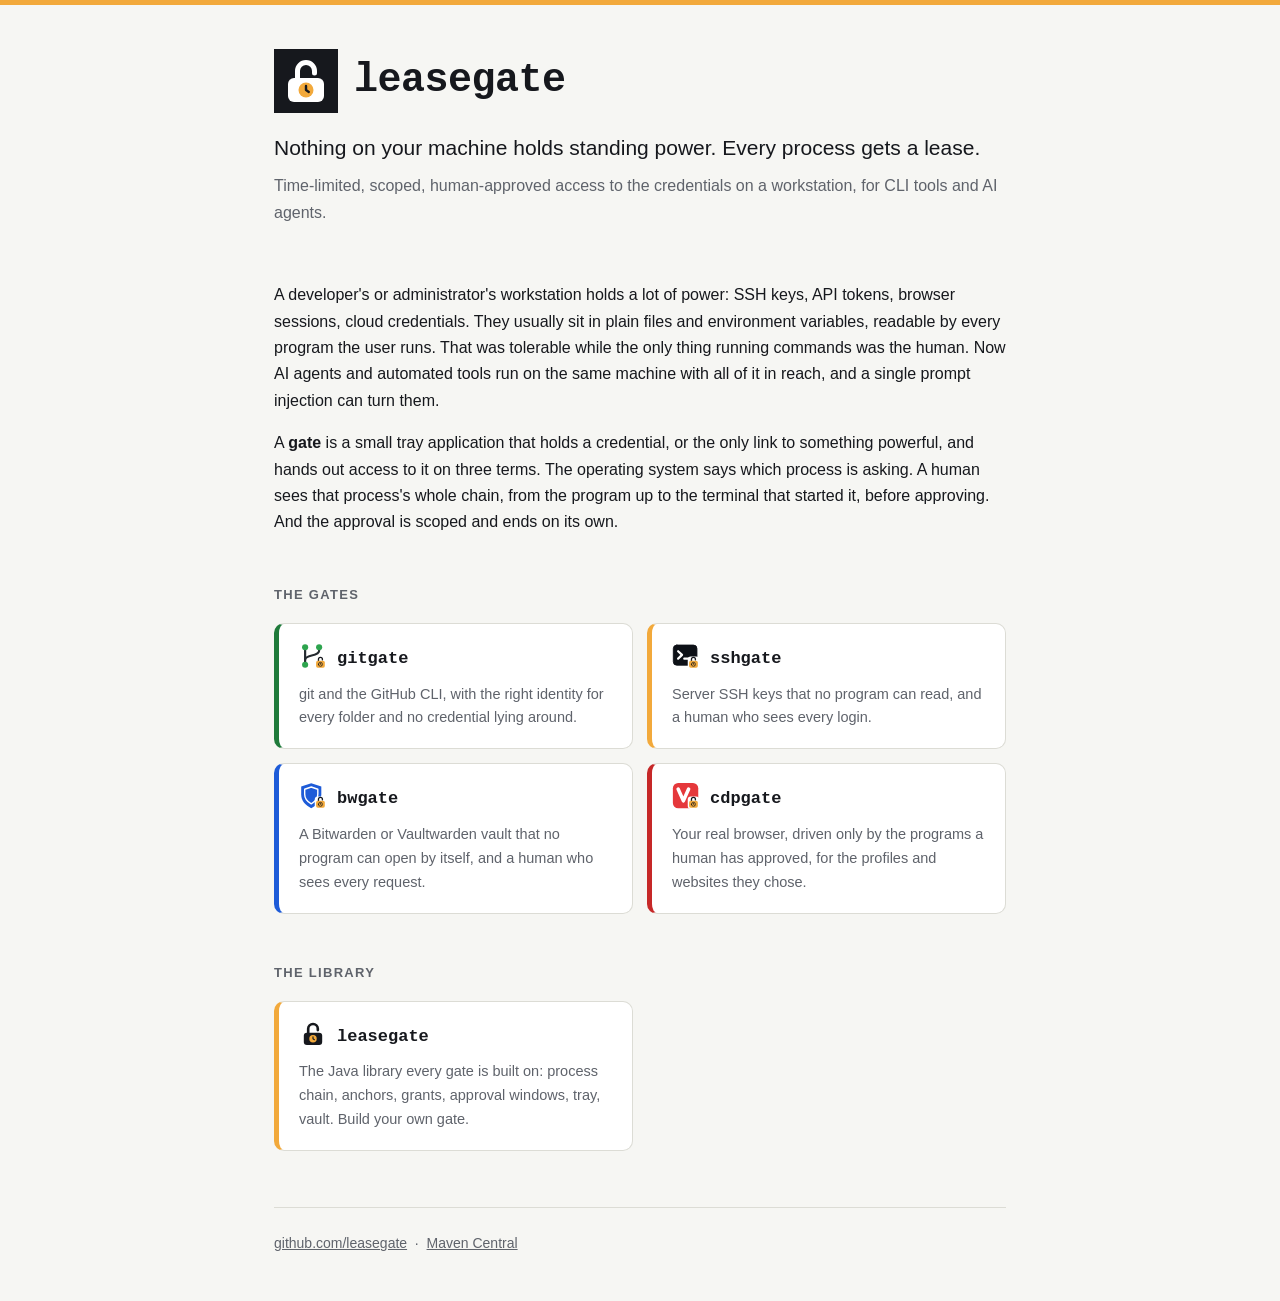
<file: index.html>
<!DOCTYPE html>
<html lang="en">
<head>
<meta charset="utf-8">
<meta name="viewport" content="width=device-width, initial-scale=1">
<title>leasegate — nothing holds standing power</title>
<meta name="description" content="Time-limited, scoped, human-approved access to the credentials on a workstation, for CLI tools and AI agents.">
<link rel="icon" href="assets/leasegate-org.svg" type="image/svg+xml">
<link rel="alternate icon" href="assets/leasegate-org.ico" sizes="16x16 32x32 64x64">
<link rel="apple-touch-icon" href="assets/leasegate-org-256.png">
<meta property="og:title" content="leasegate">
<meta property="og:description" content="Nothing on your machine holds standing power. Every process gets a lease.">
<meta property="og:image" content="https://leasegate.github.io/assets/leasegate-org-500.png">
<meta property="og:url" content="https://leasegate.github.io/">
<meta name="twitter:card" content="summary">
<link rel="stylesheet" href="assets/site.css">
</head>
<body>
<div class="wrap">

  <header>
    <div class="mark"><img src="assets/leasegate-org.svg" alt="" width="64" height="64"><h1>leasegate</h1></div>
    <p class="tagline">Nothing on your machine holds standing power. Every process gets a lease.</p>
    <p class="sub">Time-limited, scoped, human-approved access to the credentials on a workstation, for CLI tools and AI agents.</p>
  </header>

  <section>
    <p>A developer's or administrator's workstation holds a lot of power: SSH keys, API tokens, browser sessions, cloud credentials. They usually sit in plain files and environment variables, readable by every program the user runs. That was tolerable while the only thing running commands was the human. Now AI agents and automated tools run on the same machine with all of it in reach, and a single prompt injection can turn them.</p>
    <p>A <strong>gate</strong> is a small tray application that holds a credential, or the only link to something powerful, and hands out access to it on three terms. The operating system says which process is asking. A human sees that process's whole chain, from the program up to the terminal that started it, before approving. And the approval is scoped and ends on its own.</p>
  </section>

  <section>
    <h2>The gates</h2>
    <div class="cards">
      <a class="card gitgate" href="gitgate/">
        <h3><picture><source media="(prefers-color-scheme: dark)" srcset="assets/gitgate-dark.svg"><img src="assets/gitgate.svg" alt=""></picture>gitgate</h3>
        <p>git and the GitHub CLI, with the right identity for every folder and no credential lying around.</p>
      </a>
      <a class="card sshgate" href="sshgate/">
        <h3><picture><source media="(prefers-color-scheme: dark)" srcset="assets/sshgate-dark.svg"><img src="assets/sshgate.svg" alt=""></picture>sshgate</h3>
        <p>Server SSH keys that no program can read, and a human who sees every login.</p>
      </a>
      <a class="card bwgate" href="bwgate/">
        <h3><picture><source media="(prefers-color-scheme: dark)" srcset="assets/bwgate-dark.svg"><img src="assets/bwgate.svg" alt=""></picture>bwgate</h3>
        <p>A Bitwarden or Vaultwarden vault that no program can open by itself, and a human who sees every request.</p>
      </a>
      <a class="card cdpgate" href="cdpgate/">
        <h3><picture><source media="(prefers-color-scheme: dark)" srcset="assets/cdpgate-dark.svg"><img src="assets/cdpgate.svg" alt=""></picture>cdpgate</h3>
        <p>Your real browser, driven only by the programs a human has approved, for the profiles and websites they chose.</p>
      </a>
    </div>
  </section>

  <section>
    <h2>The library</h2>
    <div class="cards">
      <a class="card leasegate" href="leasegate/">
        <h3><picture><source media="(prefers-color-scheme: dark)" srcset="assets/leasegate-dark.svg"><img src="assets/leasegate.svg" alt=""></picture>leasegate</h3>
        <p>The Java library every gate is built on: process chain, anchors, grants, approval windows, tray, vault. Build your own gate.</p>
      </a>
    </div>
  </section>

  <footer>
    <p><a href="https://github.com/leasegate">github.com/leasegate</a> &nbsp;·&nbsp; <a href="https://central.sonatype.com/namespace/io.github.leasegate">Maven Central</a></p>
  </footer>

</div>
</body>
</html>
</file>
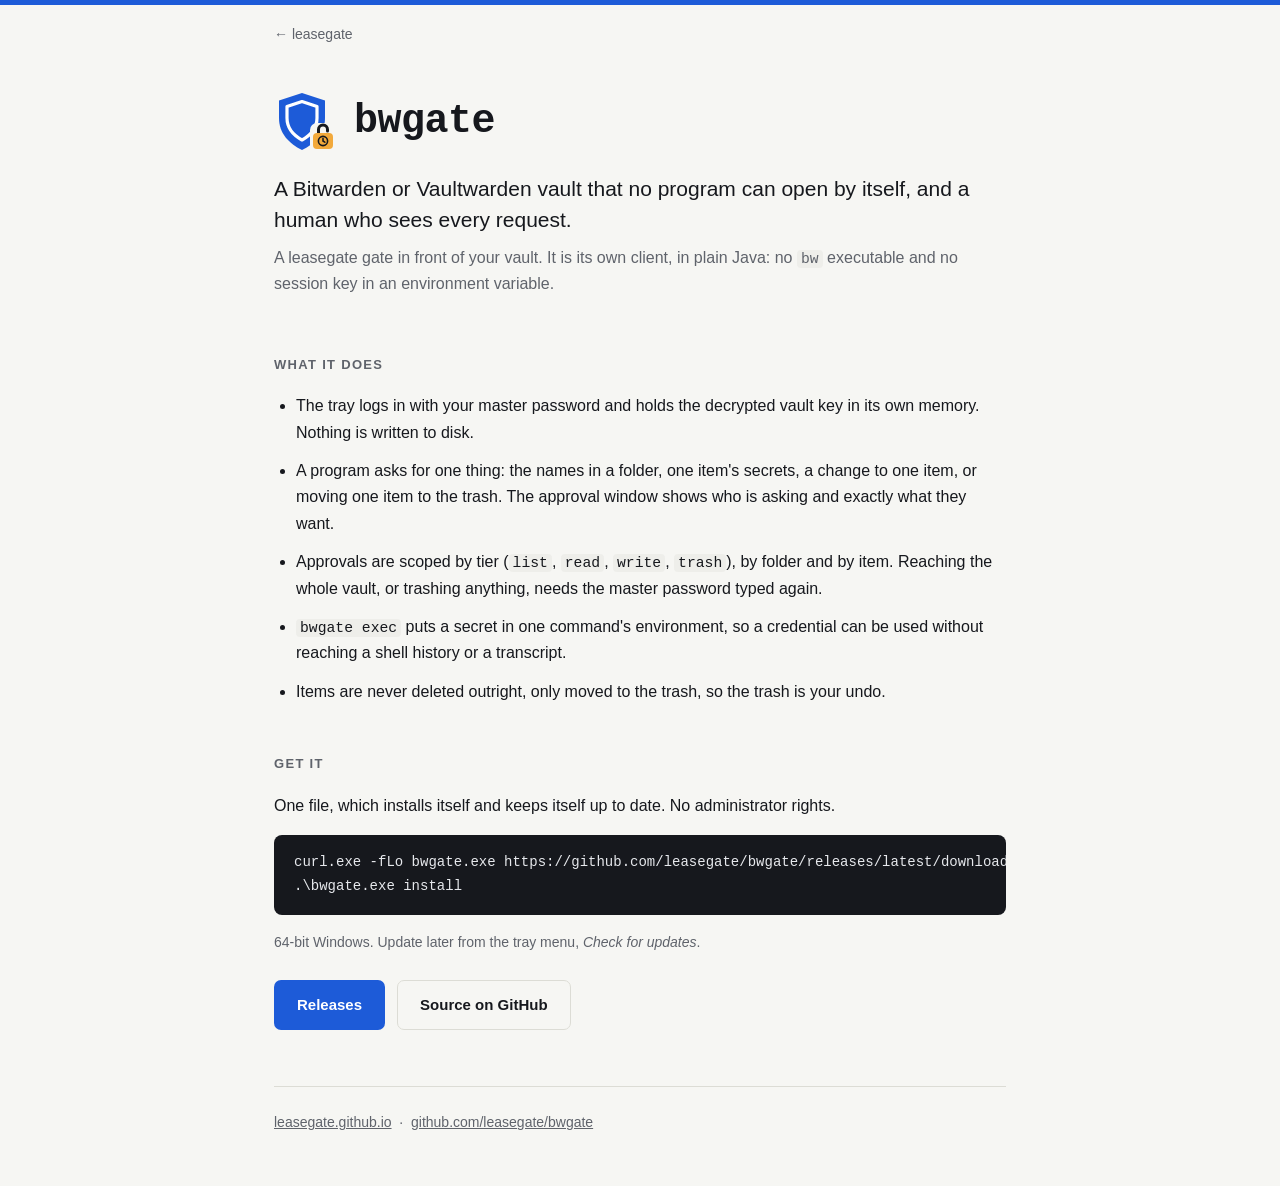
<file: bwgate/index.html>
<!DOCTYPE html>
<html lang="en">
<head>
<meta charset="utf-8">
<meta name="viewport" content="width=device-width, initial-scale=1">
<title>bwgate — a vault behind a gate</title>
<meta name="description" content="A Bitwarden or Vaultwarden vault that no program can open by itself, and a human who sees every request.">
<link rel="icon" href="../assets/bwgate.svg" type="image/svg+xml">
<link rel="alternate icon" href="../assets/bwgate.ico" sizes="16x16 32x32 64x64">
<link rel="apple-touch-icon" href="../assets/bwgate-256.png">
<meta property="og:title" content="bwgate">
<meta property="og:description" content="A Bitwarden or Vaultwarden vault that no program can open by itself, and a human who sees every request.">
<meta property="og:image" content="https://leasegate.github.io/assets/bwgate-512.png">
<meta property="og:url" content="https://leasegate.github.io/bwgate/">
<meta name="twitter:card" content="summary">
<link rel="stylesheet" href="../assets/site.css">
</head>
<body class="bwgate">
<div class="wrap">
  <nav><a href="../">&larr; leasegate</a></nav>
  <header>
    <div class="mark"><picture><source media="(prefers-color-scheme: dark)" srcset="../assets/bwgate-dark.svg"><img src="../assets/bwgate.svg" alt="" width="64" height="64"></picture><h1>bwgate</h1></div>
    <p class="tagline">A Bitwarden or Vaultwarden vault that no program can open by itself, and a human who sees every request.</p>
    <p class="sub">A leasegate gate in front of your vault. It is its own client, in plain Java: no <code>bw</code> executable and no session key in an environment variable.</p>
  </header>
  <section>
    <h2>What it does</h2>
    <ul class="points">
      <li>The tray logs in with your master password and holds the decrypted vault key in its own memory. Nothing is written to disk.</li>
      <li>A program asks for one thing: the names in a folder, one item's secrets, a change to one item, or moving one item to the trash. The approval window shows who is asking and exactly what they want.</li>
      <li>Approvals are scoped by tier (<code>list</code>, <code>read</code>, <code>write</code>, <code>trash</code>), by folder and by item. Reaching the whole vault, or trashing anything, needs the master password typed again.</li>
      <li><code>bwgate exec</code> puts a secret in one command's environment, so a credential can be used without reaching a shell history or a transcript.</li>
      <li>Items are never deleted outright, only moved to the trash, so the trash is your undo.</li>
    </ul>
  </section>
  <section>
    <h2>Get it</h2>
    <p>One file, which installs itself and keeps itself up to date. No administrator rights.</p>
    <pre>curl.exe -fLo bwgate.exe https://github.com/leasegate/bwgate/releases/latest/download/bwgate.exe
.\bwgate.exe install</pre>
    <p class="note">64-bit Windows. Update later from the tray menu, <em>Check for updates</em>.</p>
    <div class="actions">
      <a class="btn" href="https://github.com/leasegate/bwgate/releases">Releases</a>
      <a class="btn btn-ghost" href="https://github.com/leasegate/bwgate">Source on GitHub</a>
    </div>
  </section>
  <footer>
    <p><a href="../">leasegate.github.io</a> &nbsp;·&nbsp; <a href="https://github.com/leasegate/bwgate">github.com/leasegate/bwgate</a></p>
  </footer>
</div>
</body>
</html>
</file>
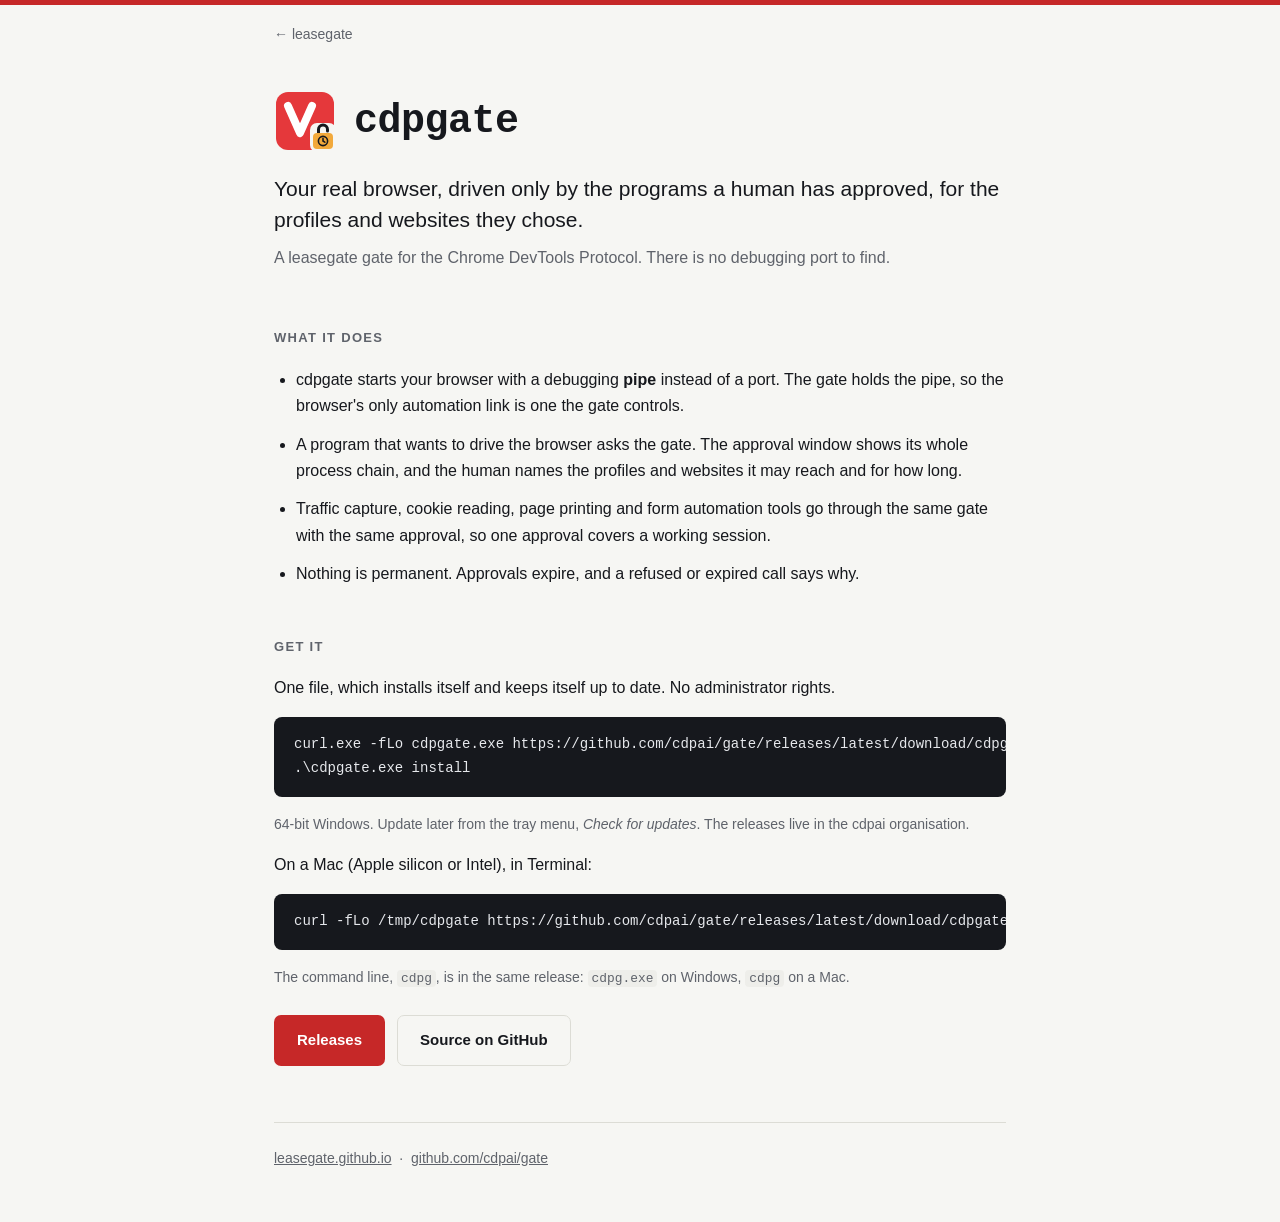
<file: cdpgate/index.html>
<!DOCTYPE html>
<html lang="en">
<head>
<meta charset="utf-8">
<meta name="viewport" content="width=device-width, initial-scale=1">
<title>cdpgate — a browser behind a gate</title>
<meta name="description" content="Your real browser, driven only by the programs a human has approved, for the profiles and websites they chose.">
<link rel="icon" href="../assets/cdpgate.svg" type="image/svg+xml">
<link rel="alternate icon" href="../assets/cdpgate.ico" sizes="16x16 32x32 64x64">
<link rel="apple-touch-icon" href="../assets/cdpgate-256.png">
<meta property="og:title" content="cdpgate">
<meta property="og:description" content="Your real browser, driven only by the programs a human has approved, for the profiles and websites they chose.">
<meta property="og:image" content="https://leasegate.github.io/assets/cdpgate-512.png">
<meta property="og:url" content="https://leasegate.github.io/cdpgate/">
<meta name="twitter:card" content="summary">
<link rel="stylesheet" href="../assets/site.css">
</head>
<body class="cdpgate">
<div class="wrap">
  <nav><a href="../">&larr; leasegate</a></nav>
  <header>
    <div class="mark"><picture><source media="(prefers-color-scheme: dark)" srcset="../assets/cdpgate-dark.svg"><img src="../assets/cdpgate.svg" alt="" width="64" height="64"></picture><h1>cdpgate</h1></div>
    <p class="tagline">Your real browser, driven only by the programs a human has approved, for the profiles and websites they chose.</p>
    <p class="sub">A leasegate gate for the Chrome DevTools Protocol. There is no debugging port to find.</p>
  </header>
  <section>
    <h2>What it does</h2>
    <ul class="points">
      <li>cdpgate starts your browser with a debugging <strong>pipe</strong> instead of a port. The gate holds the pipe, so the browser's only automation link is one the gate controls.</li>
      <li>A program that wants to drive the browser asks the gate. The approval window shows its whole process chain, and the human names the profiles and websites it may reach and for how long.</li>
      <li>Traffic capture, cookie reading, page printing and form automation tools go through the same gate with the same approval, so one approval covers a working session.</li>
      <li>Nothing is permanent. Approvals expire, and a refused or expired call says why.</li>
    </ul>
  </section>
  <section>
    <h2>Get it</h2>
    <p>One file, which installs itself and keeps itself up to date. No administrator rights.</p>
    <pre>curl.exe -fLo cdpgate.exe https://github.com/cdpai/gate/releases/latest/download/cdpgate.exe
.\cdpgate.exe install</pre>
    <p class="note">64-bit Windows. Update later from the tray menu, <em>Check for updates</em>. The releases live in the cdpai organisation.</p>
    <p>On a Mac (Apple silicon or Intel), in Terminal:</p>
    <pre>curl -fLo /tmp/cdpgate https://github.com/cdpai/gate/releases/latest/download/cdpgate-macos-$(uname -m) &amp;&amp; chmod +x /tmp/cdpgate &amp;&amp; /tmp/cdpgate -Xjr:install</pre>
    <p class="note">The command line, <code>cdpg</code>, is in the same release: <code>cdpg.exe</code> on Windows, <code>cdpg</code> on a Mac.</p>
    <div class="actions">
      <a class="btn" href="https://github.com/cdpai/gate/releases">Releases</a>
      <a class="btn btn-ghost" href="https://github.com/cdpai/gate">Source on GitHub</a>
    </div>
  </section>
  <footer>
    <p><a href="../">leasegate.github.io</a> &nbsp;·&nbsp; <a href="https://github.com/cdpai/gate">github.com/cdpai/gate</a></p>
  </footer>
</div>
</body>
</html>
</file>
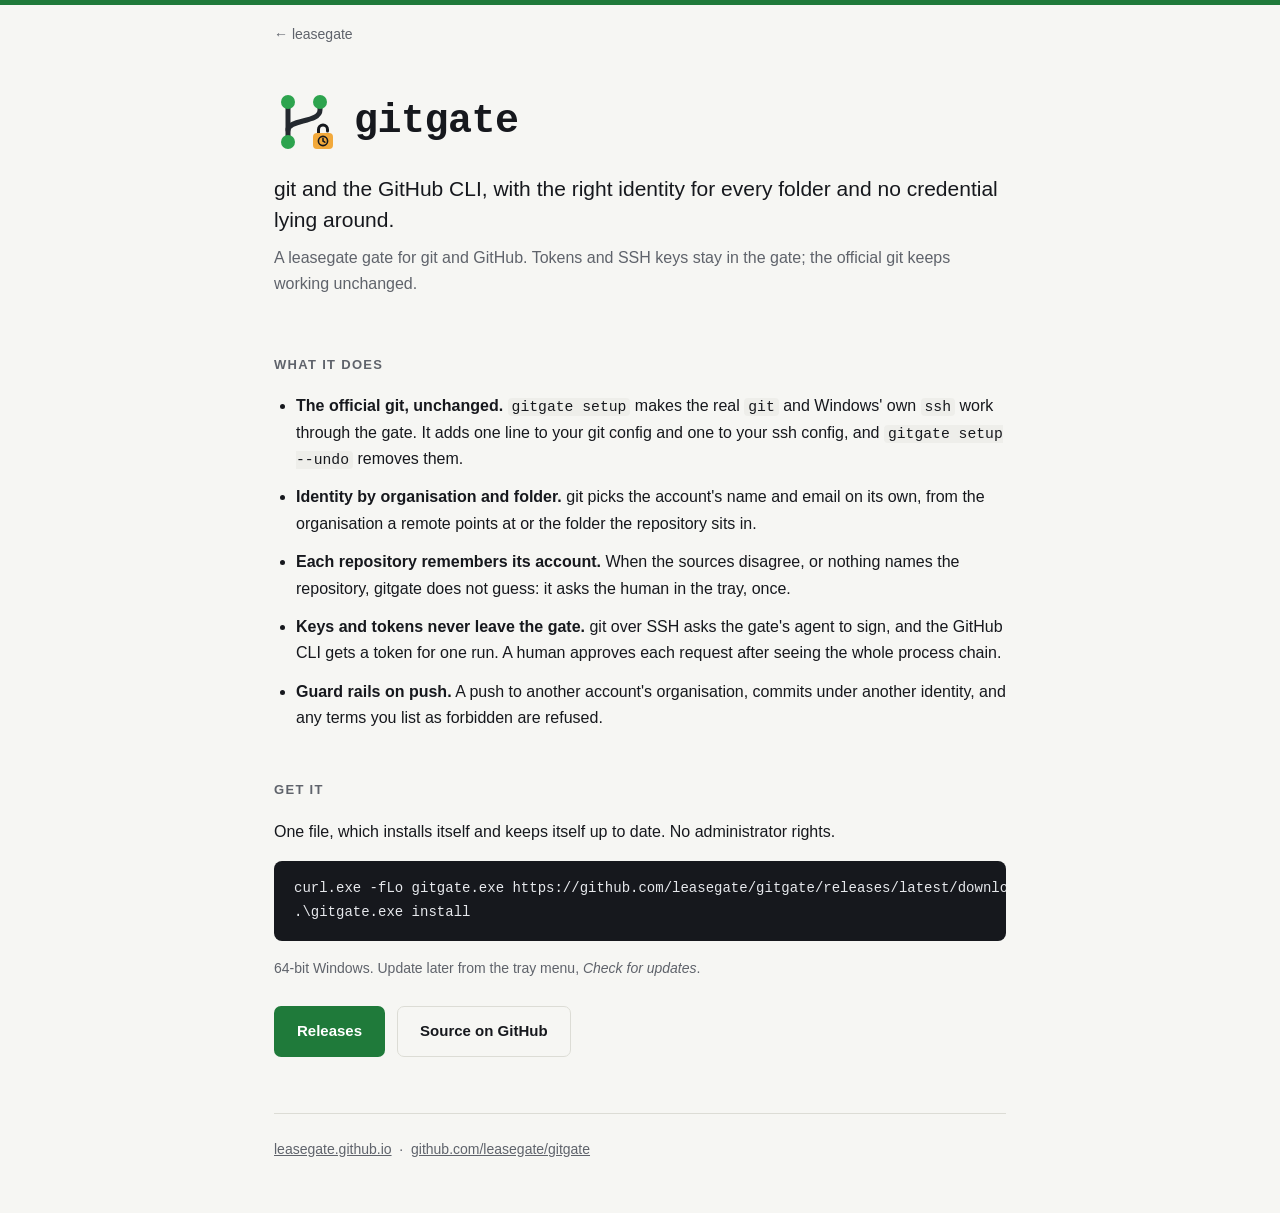
<file: gitgate/index.html>
<!DOCTYPE html>
<html lang="en">
<head>
<meta charset="utf-8">
<meta name="viewport" content="width=device-width, initial-scale=1">
<title>gitgate — git with the right identity</title>
<meta name="description" content="git and the GitHub CLI, with the right identity for every folder and no credential lying around.">
<link rel="icon" href="../assets/gitgate.svg" type="image/svg+xml">
<link rel="alternate icon" href="../assets/gitgate.ico" sizes="16x16 32x32 64x64">
<link rel="apple-touch-icon" href="../assets/gitgate-256.png">
<meta property="og:title" content="gitgate">
<meta property="og:description" content="git and the GitHub CLI, with the right identity for every folder and no credential lying around.">
<meta property="og:image" content="https://leasegate.github.io/assets/gitgate-512.png">
<meta property="og:url" content="https://leasegate.github.io/gitgate/">
<meta name="twitter:card" content="summary">
<link rel="stylesheet" href="../assets/site.css">
</head>
<body class="gitgate">
<div class="wrap">
  <nav><a href="../">&larr; leasegate</a></nav>
  <header>
    <div class="mark"><picture><source media="(prefers-color-scheme: dark)" srcset="../assets/gitgate-dark.svg"><img src="../assets/gitgate.svg" alt="" width="64" height="64"></picture><h1>gitgate</h1></div>
    <p class="tagline">git and the GitHub CLI, with the right identity for every folder and no credential lying around.</p>
    <p class="sub">A leasegate gate for git and GitHub. Tokens and SSH keys stay in the gate; the official git keeps working unchanged.</p>
  </header>
  <section>
    <h2>What it does</h2>
    <ul class="points">
      <li><strong>The official git, unchanged.</strong> <code>gitgate setup</code> makes the real <code>git</code> and Windows' own <code>ssh</code> work through the gate. It adds one line to your git config and one to your ssh config, and <code>gitgate setup --undo</code> removes them.</li>
      <li><strong>Identity by organisation and folder.</strong> git picks the account's name and email on its own, from the organisation a remote points at or the folder the repository sits in.</li>
      <li><strong>Each repository remembers its account.</strong> When the sources disagree, or nothing names the repository, gitgate does not guess: it asks the human in the tray, once.</li>
      <li><strong>Keys and tokens never leave the gate.</strong> git over SSH asks the gate's agent to sign, and the GitHub CLI gets a token for one run. A human approves each request after seeing the whole process chain.</li>
      <li><strong>Guard rails on push.</strong> A push to another account's organisation, commits under another identity, and any terms you list as forbidden are refused.</li>
    </ul>
  </section>
  <section>
    <h2>Get it</h2>
    <p>One file, which installs itself and keeps itself up to date. No administrator rights.</p>
    <pre>curl.exe -fLo gitgate.exe https://github.com/leasegate/gitgate/releases/latest/download/gitgate.exe
.\gitgate.exe install</pre>
    <p class="note">64-bit Windows. Update later from the tray menu, <em>Check for updates</em>.</p>
    <div class="actions">
      <a class="btn" href="https://github.com/leasegate/gitgate/releases">Releases</a>
      <a class="btn btn-ghost" href="https://github.com/leasegate/gitgate">Source on GitHub</a>
    </div>
  </section>
  <footer>
    <p><a href="../">leasegate.github.io</a> &nbsp;·&nbsp; <a href="https://github.com/leasegate/gitgate">github.com/leasegate/gitgate</a></p>
  </footer>
</div>
</body>
</html>
</file>
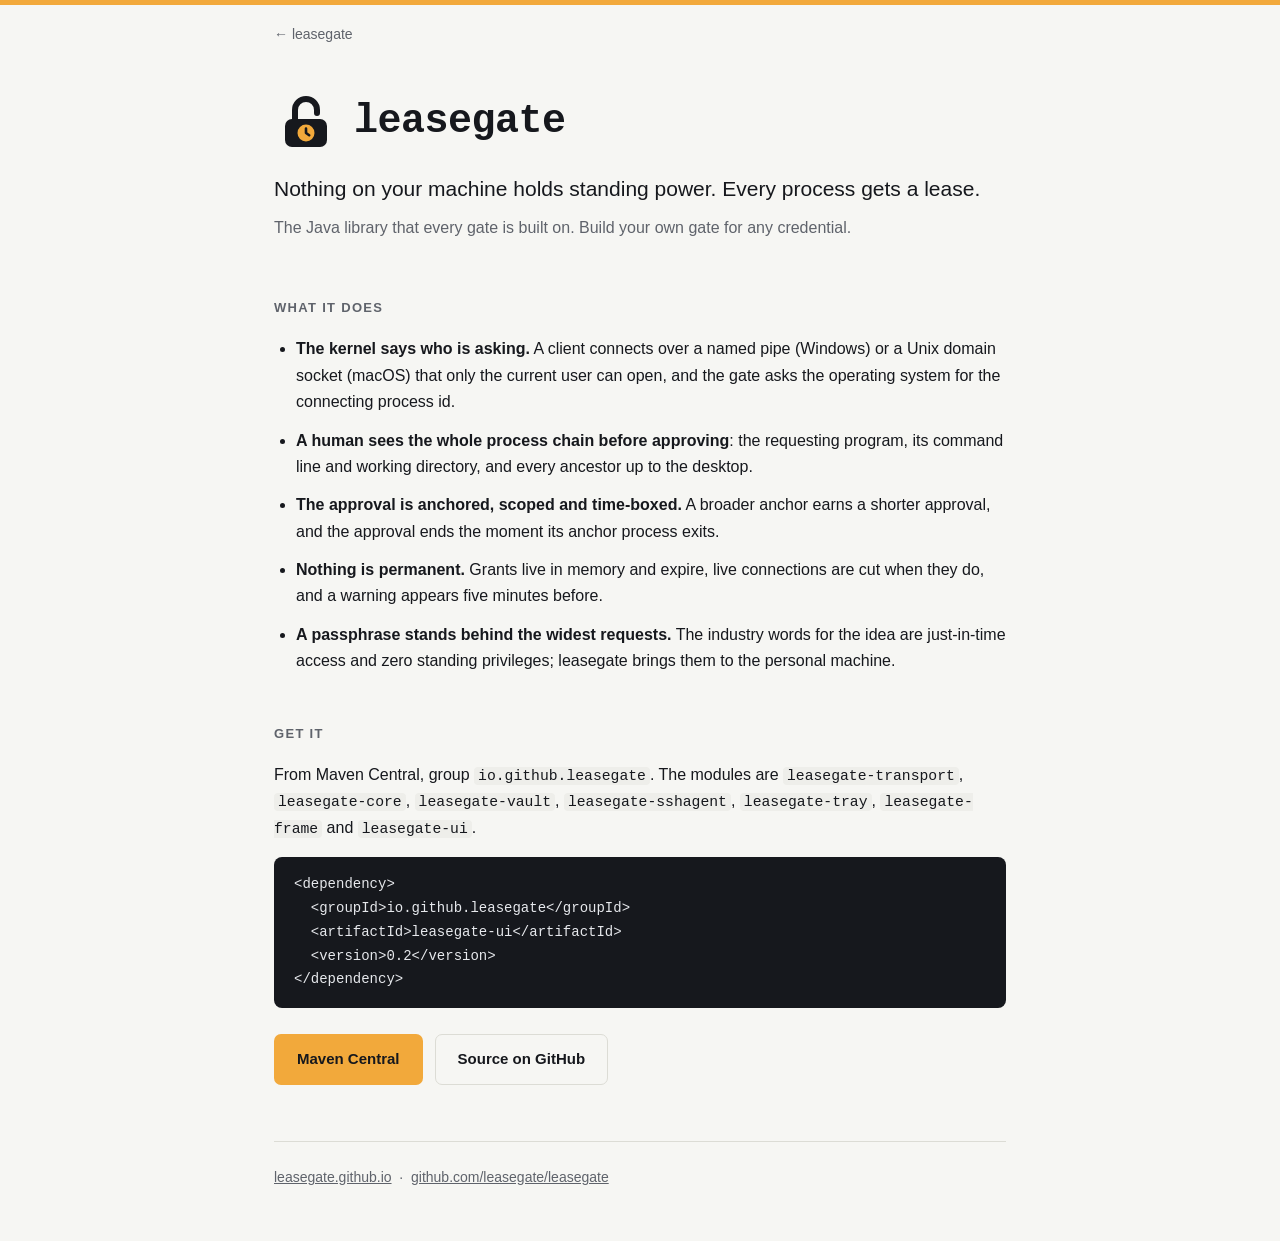
<file: leasegate/index.html>
<!DOCTYPE html>
<html lang="en">
<head>
<meta charset="utf-8">
<meta name="viewport" content="width=device-width, initial-scale=1">
<title>leasegate — the library</title>
<meta name="description" content="Nothing on your machine holds standing power. Every process gets a lease.">
<link rel="icon" href="../assets/leasegate.svg" type="image/svg+xml">
<link rel="alternate icon" href="../assets/leasegate.ico" sizes="16x16 32x32 64x64">
<link rel="apple-touch-icon" href="../assets/leasegate-256.png">
<meta property="og:title" content="leasegate">
<meta property="og:description" content="Nothing on your machine holds standing power. Every process gets a lease.">
<meta property="og:image" content="https://leasegate.github.io/assets/leasegate-512.png">
<meta property="og:url" content="https://leasegate.github.io/leasegate/">
<meta name="twitter:card" content="summary">
<link rel="stylesheet" href="../assets/site.css">
</head>
<body class="leasegate">
<div class="wrap">
  <nav><a href="../">&larr; leasegate</a></nav>
  <header>
    <div class="mark"><picture><source media="(prefers-color-scheme: dark)" srcset="../assets/leasegate-dark.svg"><img src="../assets/leasegate.svg" alt="" width="64" height="64"></picture><h1>leasegate</h1></div>
    <p class="tagline">Nothing on your machine holds standing power. Every process gets a lease.</p>
    <p class="sub">The Java library that every gate is built on. Build your own gate for any credential.</p>
  </header>
  <section>
    <h2>What it does</h2>
    <ul class="points">
      <li><strong>The kernel says who is asking.</strong> A client connects over a named pipe (Windows) or a Unix domain socket (macOS) that only the current user can open, and the gate asks the operating system for the connecting process id.</li>
      <li><strong>A human sees the whole process chain before approving</strong>: the requesting program, its command line and working directory, and every ancestor up to the desktop.</li>
      <li><strong>The approval is anchored, scoped and time-boxed.</strong> A broader anchor earns a shorter approval, and the approval ends the moment its anchor process exits.</li>
      <li><strong>Nothing is permanent.</strong> Grants live in memory and expire, live connections are cut when they do, and a warning appears five minutes before.</li>
      <li><strong>A passphrase stands behind the widest requests.</strong> The industry words for the idea are just-in-time access and zero standing privileges; leasegate brings them to the personal machine.</li>
    </ul>
  </section>
  <section>
    <h2>Get it</h2>
    <p>From Maven Central, group <code>io.github.leasegate</code>. The modules are <code>leasegate-transport</code>, <code>leasegate-core</code>, <code>leasegate-vault</code>, <code>leasegate-sshagent</code>, <code>leasegate-tray</code>, <code>leasegate-frame</code> and <code>leasegate-ui</code>.</p>
    <pre>&lt;dependency&gt;
  &lt;groupId&gt;io.github.leasegate&lt;/groupId&gt;
  &lt;artifactId&gt;leasegate-ui&lt;/artifactId&gt;
  &lt;version&gt;0.2&lt;/version&gt;
&lt;/dependency&gt;</pre>
    <div class="actions">
      <a class="btn" href="https://central.sonatype.com/namespace/io.github.leasegate">Maven Central</a>
      <a class="btn btn-ghost" href="https://github.com/leasegate/leasegate">Source on GitHub</a>
    </div>
  </section>
  <footer>
    <p><a href="../">leasegate.github.io</a> &nbsp;·&nbsp; <a href="https://github.com/leasegate/leasegate">github.com/leasegate/leasegate</a></p>
  </footer>
</div>
</body>
</html>
</file>
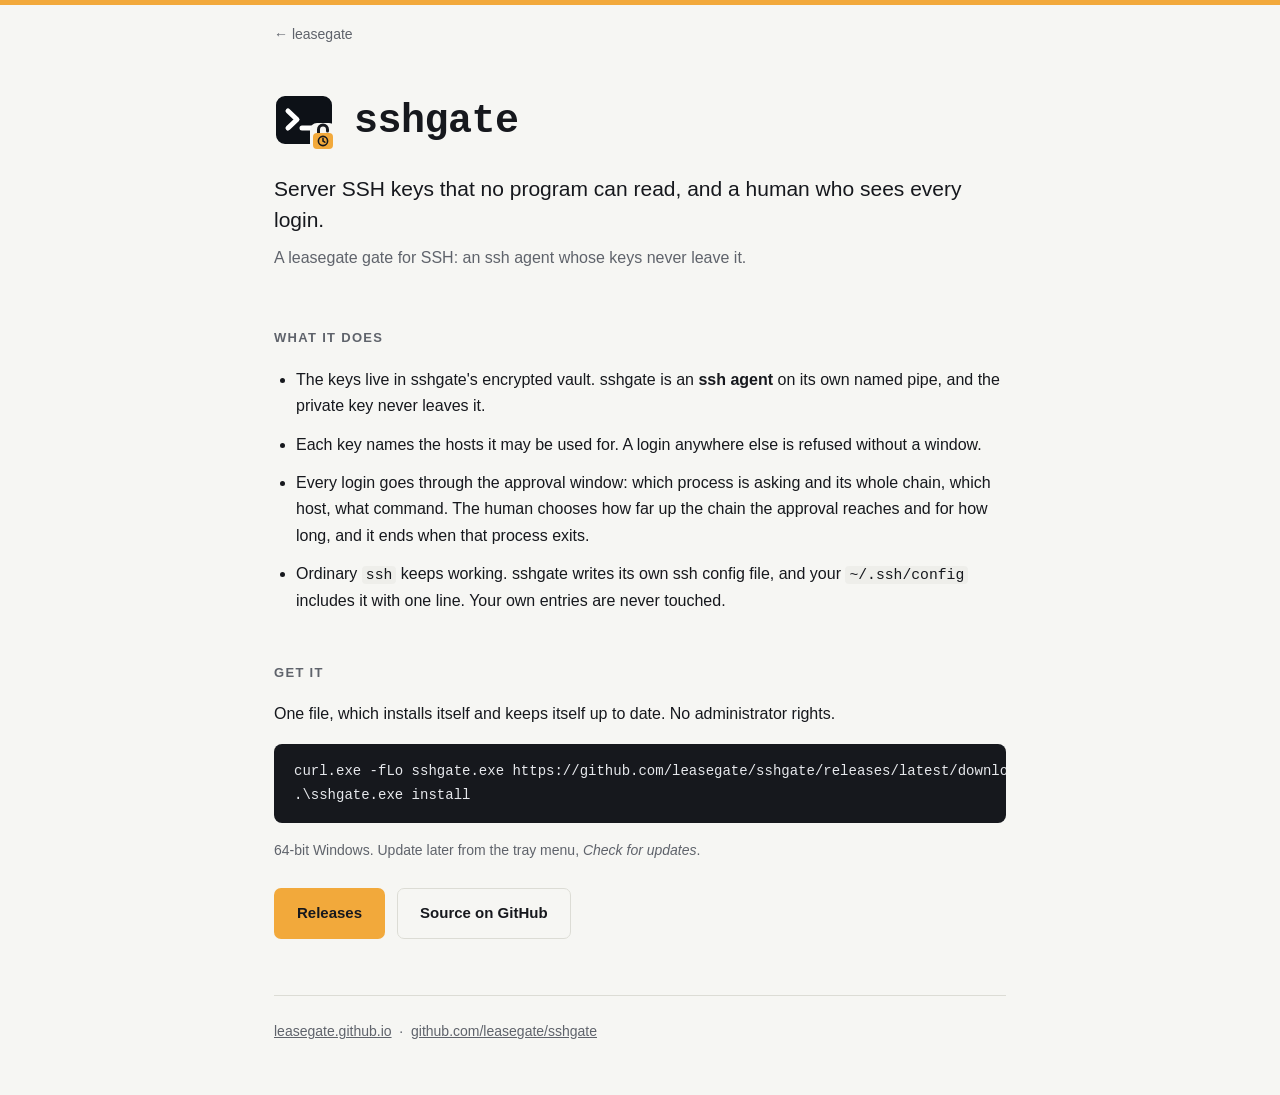
<file: sshgate/index.html>
<!DOCTYPE html>
<html lang="en">
<head>
<meta charset="utf-8">
<meta name="viewport" content="width=device-width, initial-scale=1">
<title>sshgate — server SSH keys behind a gate</title>
<meta name="description" content="Server SSH keys that no program can read, and a human who sees every login.">
<link rel="icon" href="../assets/sshgate.svg" type="image/svg+xml">
<link rel="alternate icon" href="../assets/sshgate.ico" sizes="16x16 32x32 64x64">
<link rel="apple-touch-icon" href="../assets/sshgate-256.png">
<meta property="og:title" content="sshgate">
<meta property="og:description" content="Server SSH keys that no program can read, and a human who sees every login.">
<meta property="og:image" content="https://leasegate.github.io/assets/sshgate-512.png">
<meta property="og:url" content="https://leasegate.github.io/sshgate/">
<meta name="twitter:card" content="summary">
<link rel="stylesheet" href="../assets/site.css">
</head>
<body class="sshgate">
<div class="wrap">
  <nav><a href="../">&larr; leasegate</a></nav>
  <header>
    <div class="mark"><picture><source media="(prefers-color-scheme: dark)" srcset="../assets/sshgate-dark.svg"><img src="../assets/sshgate.svg" alt="" width="64" height="64"></picture><h1>sshgate</h1></div>
    <p class="tagline">Server SSH keys that no program can read, and a human who sees every login.</p>
    <p class="sub">A leasegate gate for SSH: an ssh agent whose keys never leave it.</p>
  </header>
  <section>
    <h2>What it does</h2>
    <ul class="points">
      <li>The keys live in sshgate's encrypted vault. sshgate is an <strong>ssh agent</strong> on its own named pipe, and the private key never leaves it.</li>
      <li>Each key names the hosts it may be used for. A login anywhere else is refused without a window.</li>
      <li>Every login goes through the approval window: which process is asking and its whole chain, which host, what command. The human chooses how far up the chain the approval reaches and for how long, and it ends when that process exits.</li>
      <li>Ordinary <code>ssh</code> keeps working. sshgate writes its own ssh config file, and your <code>~/.ssh/config</code> includes it with one line. Your own entries are never touched.</li>
    </ul>
  </section>
  <section>
    <h2>Get it</h2>
    <p>One file, which installs itself and keeps itself up to date. No administrator rights.</p>
    <pre>curl.exe -fLo sshgate.exe https://github.com/leasegate/sshgate/releases/latest/download/sshgate.exe
.\sshgate.exe install</pre>
    <p class="note">64-bit Windows. Update later from the tray menu, <em>Check for updates</em>.</p>
    <div class="actions">
      <a class="btn" href="https://github.com/leasegate/sshgate/releases">Releases</a>
      <a class="btn btn-ghost" href="https://github.com/leasegate/sshgate">Source on GitHub</a>
    </div>
  </section>
  <footer>
    <p><a href="../">leasegate.github.io</a> &nbsp;·&nbsp; <a href="https://github.com/leasegate/sshgate">github.com/leasegate/sshgate</a></p>
  </footer>
</div>
</body>
</html>
</file>
<file: assets/site.css>
/* One stylesheet for every page. A product page sets --accent and --accent-ink on <body> through a class below.
   --accent is a button fill and --link is text on the page background; they are separate tokens because a fill
   dark enough to carry its label is rarely a readable link colour on the page. */
:root {
  --bg:#f6f6f3; --surface:#ffffff; --surface-2:#eeeeea;
  --text:#16181d; --muted:#5f636b; --border:#dcdcd5;
  --link:#1a4fc0; --code-bg:#16181d; --code-text:#e6e8ec;
  --accent:#f2a93b; --accent-ink:#16181d;
}
@media (prefers-color-scheme: dark) {
  :root {
    --bg:#111317; --surface:#181b21; --surface-2:#20242b;
    --text:#e8eaee; --muted:#9aa0aa; --border:#2b3039;
    --link:#8db3ff; --code-bg:#0b0d10; --code-text:#e6e8ec;
  }
}
body.gitgate  { --accent:#1f7a3a; --accent-ink:#ffffff; }
body.sshgate  { --accent:#f2a93b; --accent-ink:#16181d; }
body.bwgate   { --accent:#1d5bd8; --accent-ink:#ffffff; }
body.cdpgate  { --accent:#c62828; --accent-ink:#ffffff; }

* { box-sizing:border-box; }
html { -webkit-text-size-adjust:100%; }
body { margin:0; background:var(--bg); color:var(--text); border-top:5px solid var(--accent);
  font:16px/1.65 -apple-system,BlinkMacSystemFont,"Segoe UI",Roboto,Helvetica,Arial,sans-serif; }
.wrap { max-width:780px; margin:0 auto; padding:0 24px; }
nav { padding:18px 0 0; font-size:14px; }
nav a { color:var(--muted); text-decoration:none; }
nav a:hover { color:var(--text); text-decoration:underline; }

header { padding:44px 0 8px; }
.mark { display:flex; align-items:center; gap:16px; margin-bottom:20px; }
.mark img { width:64px; height:64px; display:block; flex:none; }
h1 { font:700 40px/1.1 ui-monospace,SFMono-Regular,"SF Mono",Menlo,Consolas,monospace; margin:0; letter-spacing:-0.5px; }
.tagline { font-size:21px; line-height:1.45; margin:0 0 10px; }
.sub { color:var(--muted); margin:0; }

section { margin:48px 0; }
h2 { font-size:13px; text-transform:uppercase; letter-spacing:1.3px; color:var(--muted); font-weight:600; margin:0 0 18px; }
p { margin:0 0 16px; }
p:last-child { margin-bottom:0; }
ul.points { margin:0; padding-left:22px; }
ul.points li { margin:0 0 12px; }
a { color:var(--link); }

.actions { display:flex; flex-wrap:wrap; gap:12px; align-items:center; margin:26px 0 8px; }
.btn { display:inline-block; background:var(--accent); color:var(--accent-ink); padding:12px 22px; border-radius:7px;
  text-decoration:none; font-weight:600; font-size:15px; border:1px solid transparent; }
.btn:hover { filter:brightness(1.08); }
.btn-ghost { background:transparent; color:var(--text); border-color:var(--border); }
.btn-ghost:hover { background:var(--surface-2); filter:none; }
.note { font-size:14px; color:var(--muted); }

pre { background:var(--code-bg); color:var(--code-text); padding:16px 20px; border-radius:8px; overflow-x:auto;
  font:14px/1.7 ui-monospace,SFMono-Regular,"SF Mono",Menlo,Consolas,monospace; margin:0 0 16px; }
pre .c { color:#8c93a0; }
code { font:0.92em ui-monospace,SFMono-Regular,"SF Mono",Menlo,Consolas,monospace; }
p code, li code { background:var(--surface-2); padding:1px 4px; border-radius:4px; }

.cards { display:grid; grid-template-columns:1fr 1fr; gap:14px; }
@media (max-width:620px) { .cards { grid-template-columns:1fr; } }
a.card { display:block; background:var(--surface); border:1px solid var(--border); border-radius:10px; padding:18px 20px;
  text-decoration:none; color:var(--text); border-left:5px solid var(--accent); }
a.card:hover { background:var(--surface-2); }
a.card h3 { margin:0 0 6px; display:flex; align-items:center; gap:10px; font:600 17px/1.2 ui-monospace,SFMono-Regular,Menlo,Consolas,monospace; }
a.card h3 img { width:28px; height:28px; }
a.card p { font-size:14.5px; color:var(--muted); margin:0; }
a.card.gitgate { --accent:#1f7a3a; } a.card.sshgate { --accent:#f2a93b; }
a.card.bwgate { --accent:#1d5bd8; } a.card.cdpgate { --accent:#c62828; } a.card.leasegate { --accent:#f2a93b; }

footer { border-top:1px solid var(--border); margin-top:56px; padding:24px 0 52px; font-size:14px; color:var(--muted); }
footer a { color:var(--muted); }
</file>
